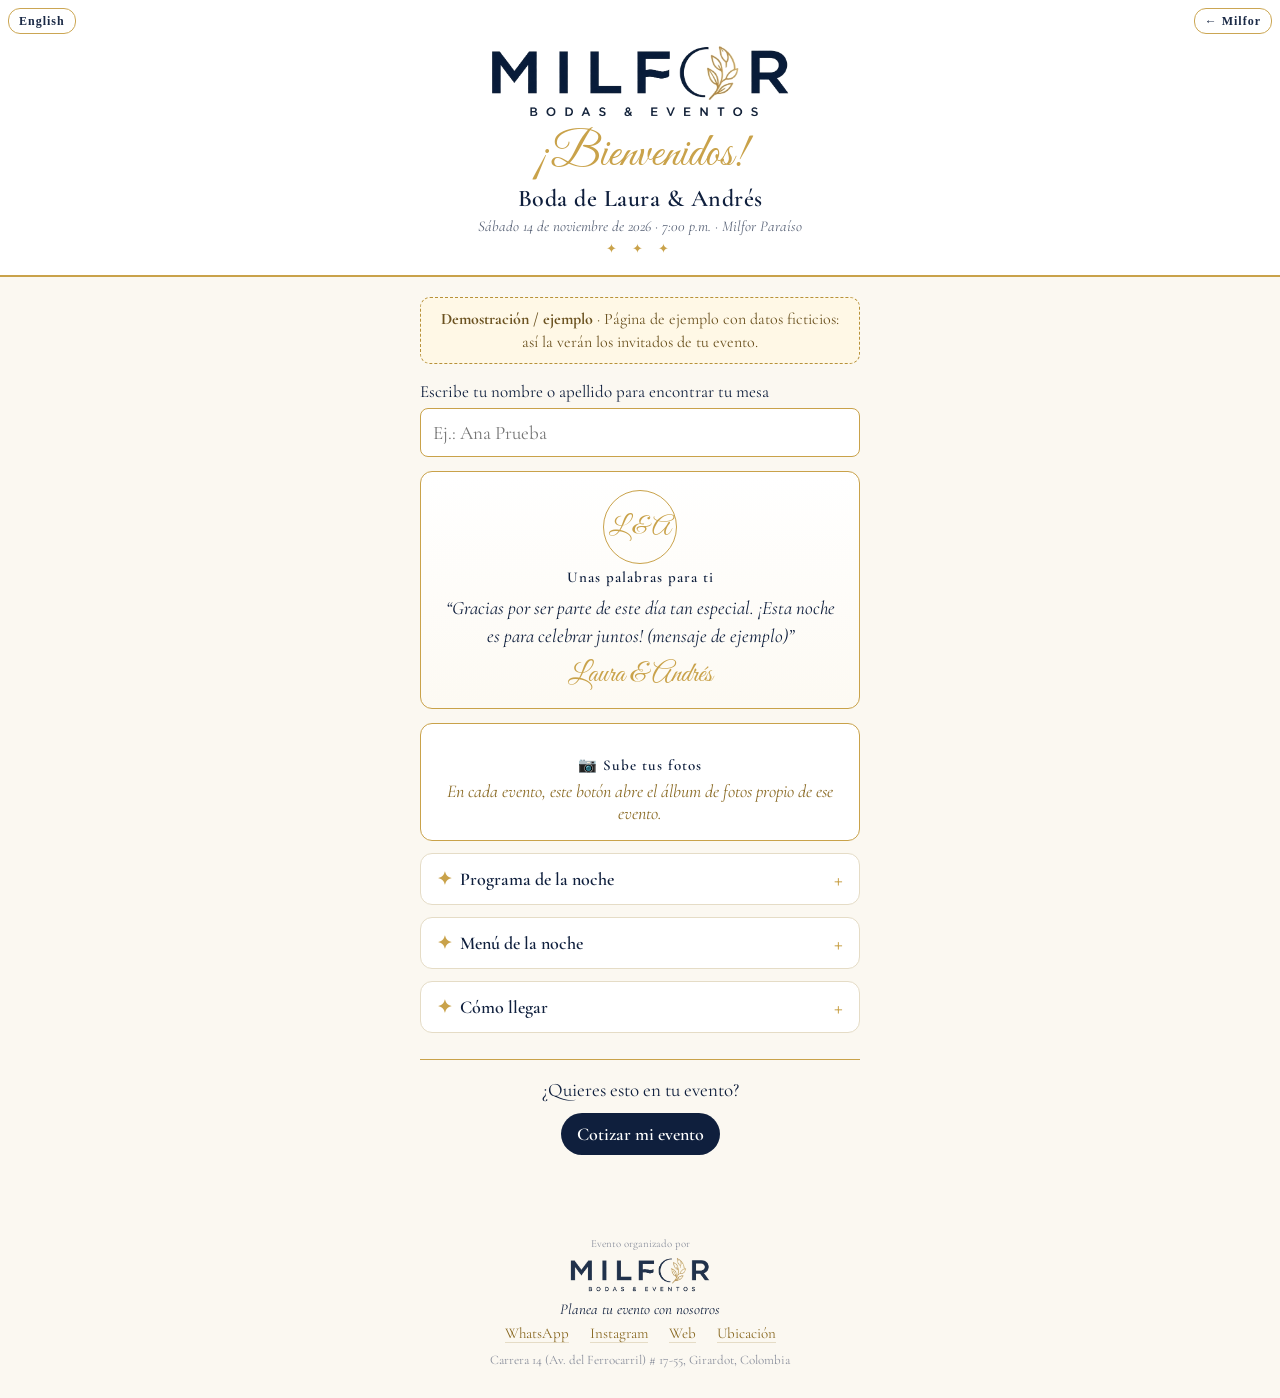
<file: index.html>
<!DOCTYPE html><html lang="es"><head><meta charset="utf-8"><meta name="robots" content="noindex,nofollow"><meta name="viewport" content="width=device-width,initial-scale=1">
<title>Milfor · Encuentra tu mesa</title>
<link rel="preconnect" href="https://fonts.googleapis.com"><link rel="preconnect" href="https://fonts.gstatic.com" crossorigin>
<link href="https://fonts.googleapis.com/css2?family=Great+Vibes&family=Cormorant+Garamond:ital,wght@0,400;0,600;1,400&display=swap" rel="stylesheet">
<link rel="stylesheet" href="estilo.css?v=10">
</head><body>
<button id="lang" class="lang" type="button">English</button><div id="ev"></div>
<a class="volver" id="volver" href="https://eventosmilfor.com/">← Milfor</a>
<header><a href="https://eventosmilfor.com/" class="logo-link"><img class="logo" src="logo.png" alt="Milfor Bodas &amp; Eventos"></a><p class="bien" id="b"></p><h1 id="t"></h1><div class="f" id="d"></div><div class="orn">✦ ✦ ✦</div></header>
<main><section id="buscar"><label for="q" id="lq">Escribe tu nombre o apellido para encontrar tu mesa</label>
<input id="q" autocomplete="off" placeholder="Ej.: Ana Prueba"><div id="r"></div></section>
<div id="extra"></div>
<section class="cta-milfor"><p id="cta-t">¿Quieres esto en tu evento?</p><a class="btn oscuro" id="cta-b" href="https://eventosmilfor.com/#cotizar">Cotizar mi evento</a></section></main>
<footer id="pie"></footer>
<script src="milfor.js?v=9"></script>
<script src="config.js?v=10"></script>
<script src="app.js?v=10"></script>
<script>(function(){const T={es:["¿Quieres esto en tu evento?","Cotizar mi evento","← Milfor","Volver a Milfor Bodas & Eventos"],en:["Want this at your event?","Get a quote","← Milfor","Back to Milfor Bodas & Eventos"]};
function p(){const t=T[(document.documentElement.lang||"es").slice(0,2)]||T.es;document.getElementById("cta-t").textContent=t[0];document.getElementById("cta-b").textContent=t[1];const v=document.getElementById("volver");v.textContent=t[2];v.setAttribute("aria-label",t[3])}
p();new MutationObserver(p).observe(document.documentElement,{attributes:true,attributeFilter:["lang"]})})();</script></body></html>
</file>
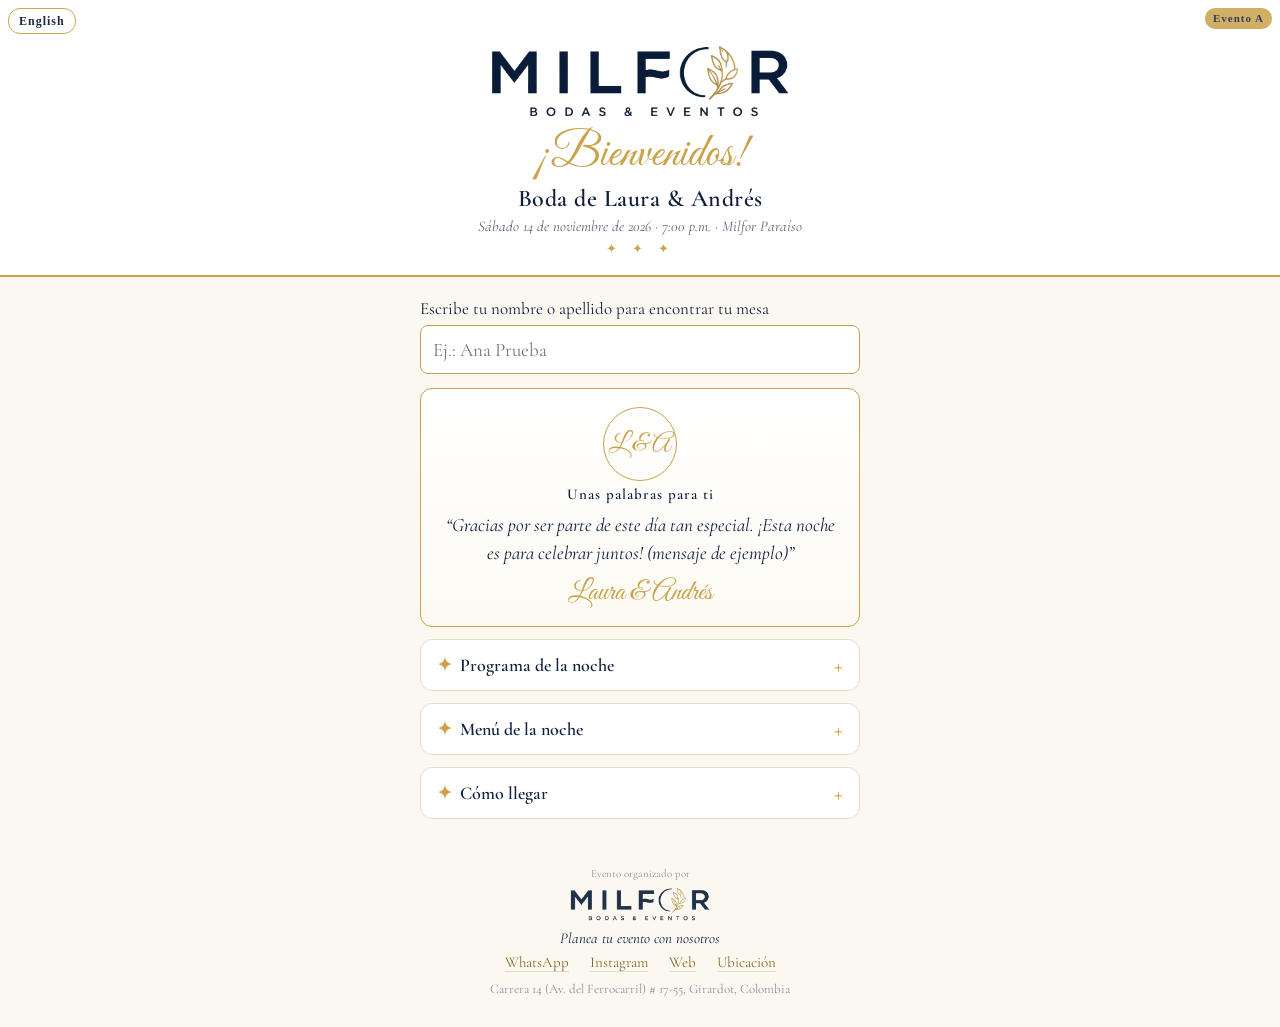
<file: a/index.html>
<!DOCTYPE html><html lang="es"><head><meta charset="utf-8"><meta name="robots" content="noindex,nofollow"><meta name="viewport" content="width=device-width,initial-scale=1">
<title>Milfor · Encuentra tu mesa</title>
<link rel="preconnect" href="https://fonts.googleapis.com"><link rel="preconnect" href="https://fonts.gstatic.com" crossorigin>
<link href="https://fonts.googleapis.com/css2?family=Great+Vibes&family=Cormorant+Garamond:ital,wght@0,400;0,600;1,400&display=swap" rel="stylesheet">
<link rel="stylesheet" href="../estilo.css?v=9">
</head><body>
<button id="lang" class="lang" type="button">English</button><div id="ev"></div>
<header><img class="logo" src="../logo.png" alt="Milfor Bodas &amp; Eventos"><p class="bien" id="b"></p><h1 id="t"></h1><div class="f" id="d"></div><div class="orn">✦ ✦ ✦</div></header>
<main><section id="buscar"><label for="q" id="lq">Escribe tu nombre o apellido para encontrar tu mesa</label>
<input id="q" autocomplete="off" placeholder="Ej.: Ana Prueba"><div id="r"></div></section>
<div id="extra"></div></main>
<footer id="pie"></footer>
<script src="../milfor.js?v=9"></script>
<script src="config.js?v=10"></script>
<script src="../app.js?v=10"></script></body></html>
</file>
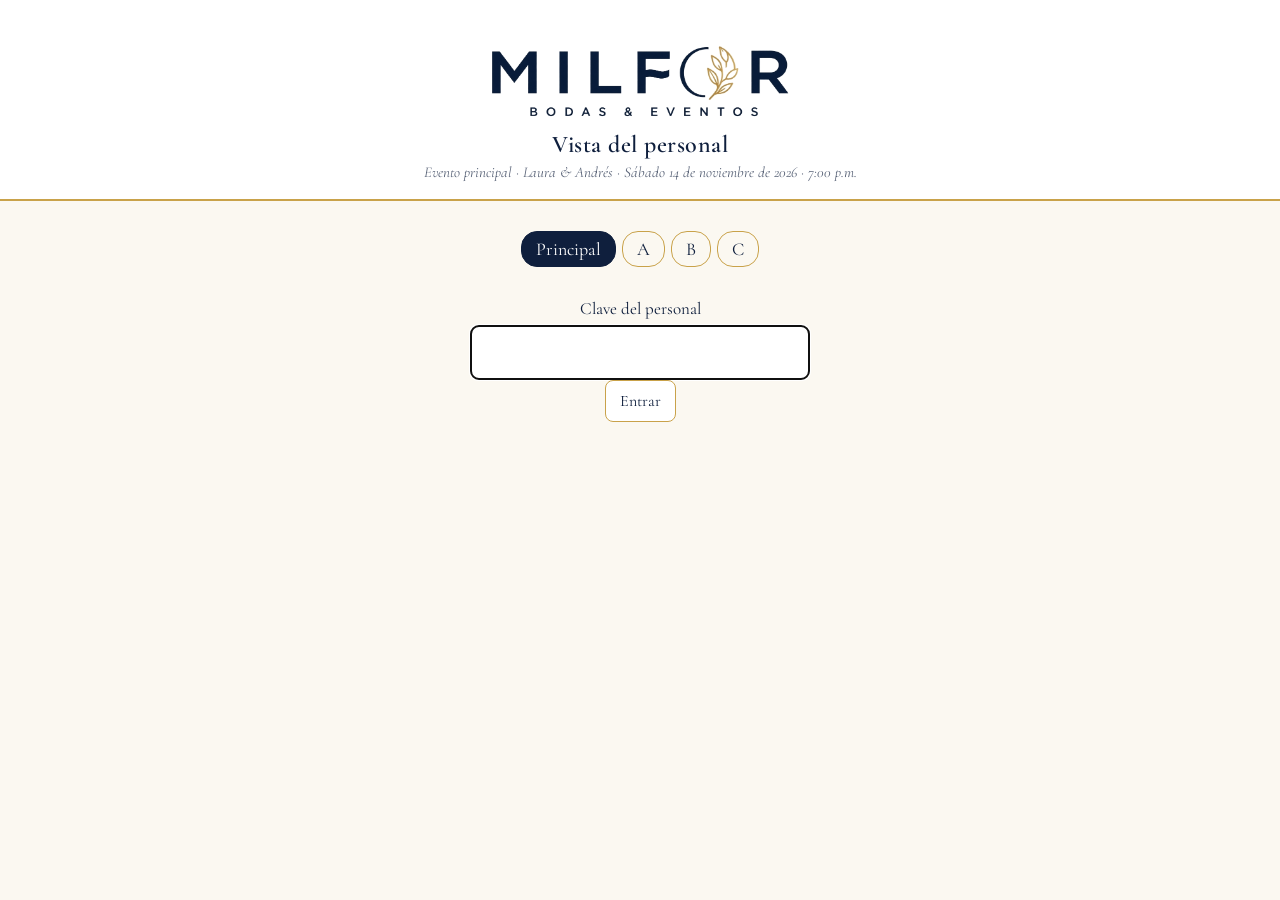
<file: personal/index.html>
<!DOCTYPE html><html lang="es"><head><meta charset="utf-8"><meta name="robots" content="noindex,nofollow"><meta name="viewport" content="width=device-width,initial-scale=1">
<title>Milfor · Personal</title>
<link href="https://fonts.googleapis.com/css2?family=Great+Vibes&family=Cormorant+Garamond:ital,wght@0,400;0,600;1,400&display=swap" rel="stylesheet">
<link rel="stylesheet" href="../estilo.css?v=9">
<style>
main{max-width:900px}.evs{display:flex;gap:6px;justify-content:center;flex-wrap:wrap;margin:10px 0}.evs a{padding:6px 14px;border:1px solid var(--g);border-radius:16px;color:var(--n);text-decoration:none}
.evs a.on{background:var(--n);color:#fff;border-color:var(--n)}.bar{display:flex;gap:8px;flex-wrap:wrap;align-items:center;margin:10px 0}.bar input{flex:1;min-width:200px;margin:0}
.bar button,.pin button{font:inherit;font-size:16px;padding:10px 14px;border-radius:8px;border:1px solid var(--g);background:#fff;color:var(--n)}.bar button.on{background:var(--g);color:#fff}
.stats{text-align:center;color:#5a6478;font-size:16px;margin:6px 0}.mesa{background:#fff;border:1px solid #e5dcc6;border-radius:10px;margin:12px 0;page-break-inside:avoid;break-inside:avoid}
.mesa h3{margin:0;padding:8px 12px;background:var(--n);color:#fff;font-size:17px;border-radius:10px 10px 0 0;display:flex;justify-content:space-between}.mesa h3 small{color:#e8d9b0;font-weight:400}
table{width:100%;border-collapse:collapse;font-size:16px}td,th{padding:6px 10px;border-bottom:1px solid #f0e8d6;text-align:left;vertical-align:top}th{font-size:12px;letter-spacing:1px;color:#8a6a24;font-weight:600}
td.p{width:52px;text-align:center;font-weight:600;color:#8a6a24}td.n{font-weight:600}td i{color:#5a6478}td.ll{width:56px;text-align:center}tr.llego td{background:#f3f8ef}
.pin{max-width:340px;margin:30px auto;text-align:center}.pin input{text-align:center;letter-spacing:6px;font-size:24px}.err{color:#a33;margin-top:8px}
.nota{font-size:13px;color:#8a8f9c;text-align:center;margin:8px 0}
@media print{.bar,.evs,.lang,.nota,.noprint{display:none!important}body{background:#fff;font-size:12px}header{padding:6px;border:0}.logo{width:160px}.mesa{border-color:#999}td.ll{display:none}th.ll{display:none}}
</style></head><body>
<header><img class="logo" src="../logo.png" alt="Milfor"><h1>Vista del personal</h1><div class="f" id="d"></div></header>
<main id="m"><div class="msg">Cargando…</div></main>
<script>
// Carga la configuración del evento elegido (?e=a, b, c; vacío = principal) y luego las funciones compartidas.
(function(){const e=(new URLSearchParams(location.search).get("e")||"").toLowerCase().replace(/[^abc]/g,"").slice(0,1);
 window.MILFOR_EV=e;window.MILFOR_BASE="../"+(e?e+"/":"");window.MILFOR_SOLO_FUNCIONES=true;
 const s=["../milfor.js?v=9",window.MILFOR_BASE+"config.js?v=10","../app.js?v=10","../personal.js?v=9"];
 (function sig(i){if(i>=s.length)return;const x=document.createElement("script");x.src=s[i];x.onload=()=>sig(i+1);
  x.onerror=()=>{document.getElementById("m").innerHTML='<div class="msg">No se pudo cargar '+s[i]+'</div>'};document.body.appendChild(x)})(0)})();
</script></body></html>
</file>
<file: estilo.css>
:root{--g:#c9a24a;--n:#0f1f3d;--iv:#fbf8f1}*{box-sizing:border-box}body{margin:0;font-family:"Cormorant Garamond",Georgia,serif;background:var(--iv);color:var(--n);font-size:18px}
header{background:#fff;text-align:center;padding:44px 16px 18px;border-bottom:2px solid var(--g)}
.logo{width:min(78%,300px);height:auto;display:block;margin:0 auto 12px}
.bien{font-family:"Great Vibes",cursive;font-size:46px;color:var(--g);margin:4px 0 0;line-height:1.1}
h1{font-size:24px;font-weight:600;margin:4px 0 4px;letter-spacing:.5px}.f{font-size:15px;color:#5a6478;font-style:italic}
.orn{color:var(--g);letter-spacing:6px;font-size:13px;margin-top:6px}
main{max-width:480px;margin:auto;padding:20px}label{font-size:17px;color:var(--n)}
input{width:100%;font-size:19px;padding:12px;border:1px solid var(--g);border-radius:8px;margin-top:6px;font-family:inherit;background:#fff;color:var(--n)}
button.op{display:block;width:100%;text-align:left;padding:12px;margin:6px 0;border:1px solid #e5dcc6;background:#fff;border-radius:8px;font-size:17px;font-family:inherit;color:var(--n)}
.card{border:1px solid var(--g);background:#fff;border-radius:12px;padding:16px;text-align:center;margin-top:14px}
.num{font-size:68px;color:var(--g);line-height:1.15;font-weight:600;font-family:Georgia,"Times New Roman",serif;font-weight:normal;margin-bottom:4px}.msg{color:#5a6478;font-size:16px;margin-top:10px}
svg{width:100%;margin-top:12px;border:1px solid #eee;border-radius:8px}
.lug{display:flex;gap:10px;margin-top:10px}.box{flex:1;border:1px solid #e5dcc6;border-radius:10px;padding:6px 4px 2px;background:var(--iv)}
.box small{display:block;font-size:13px;letter-spacing:2px;color:#5a6478}.box .num{font-size:54px;margin:0}.box.pu{background:var(--n)}.box.solo{flex:0 1 200px;margin:0 auto}.box.pu small{color:#e8d9b0}
.tn{font-size:20px;font-weight:600;margin-top:8px}.sub{margin-top:16px;font-size:15px;letter-spacing:1px;color:var(--n);font-weight:600}
svg.cerca{max-width:340px;display:block;margin:10px auto 0;border-color:#e5dcc6}
.msg.sug{color:#8a6a24;font-size:19px;font-style:italic}.pista{font-size:14px;color:#8a6a24;font-style:italic}.grupo{margin-top:16px;text-align:left}.grupo .sub{text-align:center}button.miembro{display:flex;justify-content:space-between;gap:8px;width:100%;padding:10px 12px;margin:6px 0;border:1px solid #e5dcc6;background:var(--iv);border-radius:8px;font-size:16px;font-family:inherit;color:var(--n);text-align:left}button.miembro b{white-space:nowrap;color:#8a6a24}button.miembro i{font-size:14px;color:#5a6478}button.miembro.yo{border-color:var(--g);background:#fff;box-shadow:0 0 0 1px var(--g)}

/* barra superior: idioma y letra del evento */
.lang{position:fixed;top:8px;left:8px;z-index:9;font:600 12px/1 Georgia,serif;letter-spacing:1px;color:var(--n);background:#fff;border:1px solid var(--g);border-radius:12px;padding:6px 10px;opacity:.95}
#ev{display:none;position:fixed;top:8px;right:8px;font:600 11px/1 Georgia,serif;letter-spacing:1px;color:var(--n);background:var(--g);border-radius:10px;padding:5px 8px;opacity:.85;z-index:9}
/* mensaje de los novios */
.card.nov{background:linear-gradient(#fff,#fdfaf3)}.mono{width:74px;height:74px;border-radius:50%;margin:2px auto 4px;border:1.5px solid var(--g);color:var(--g);font:26px/72px "Great Vibes",cursive}
.foto{width:120px;height:120px;border-radius:50%;object-fit:cover;border:3px solid var(--g);display:block;margin:0 auto 6px}
.carta{font-style:italic;font-size:19px;line-height:1.45;margin:8px 4px}.firma{font-family:"Great Vibes",cursive;font-size:28px;color:var(--g)}
.nov .sub{margin-top:4px}
/* secciones plegables */
details.sec{background:#fff;border:1px solid #e5dcc6;border-radius:12px;margin-top:12px;overflow:hidden}
details.sec summary{list-style:none;cursor:pointer;padding:14px 16px;font-size:18px;font-weight:600;display:flex;align-items:center;gap:8px}
details.sec summary::-webkit-details-marker{display:none}details.sec summary span{color:var(--g)}
details.sec summary::after{content:"+";margin-left:auto;color:var(--g);font-size:22px;line-height:1}details.sec[open] summary::after{content:"–"}
details.sec .cont{padding:0 16px 14px;border-top:1px solid #f0e8d6}
ul.prog{list-style:none;padding:0;margin:8px 0 0}ul.prog li{display:flex;gap:12px;padding:8px 0;border-bottom:1px dotted #e5dcc6}ul.prog li:last-child{border:0}
ul.prog b{min-width:78px;color:#8a6a24;font-weight:600}.plato{text-align:center;padding:10px 0;border-bottom:1px dotted #e5dcc6}.plato:last-child{border:0}
.plato small{display:block;letter-spacing:2px;font-size:12px;color:#8a6a24;text-transform:uppercase}.plato div{font-size:18px;font-weight:600}.plato i{font-size:15px;color:#5a6478}
.btn{display:inline-block;margin:8px 0;padding:10px 16px;border-radius:24px;background:var(--g);color:#fff;text-decoration:none;font-weight:600}
.btn.grande{display:block;text-align:center;margin-top:14px;padding:14px;border-radius:12px;font-size:19px}.btn.grande small{display:block;font-weight:400;font-size:14px;opacity:.9}
.btn.oscuro{background:var(--n)}
.comp{margin-top:14px}.comp .nombres{font-size:17px;margin-top:4px;line-height:1.5}.aviso{text-align:center;color:#8a6a24}
/* pie Milfor */
.pie{text-align:center;padding:26px 16px 30px;color:#8a8f9c;font-size:13px}.pie img{display:block;width:140px;margin:6px auto 8px;opacity:.9}
.pie .planea{font-style:italic;font-size:15px;color:var(--n)}.pie .links{margin-top:6px}.pie .links a{color:#8a6a24;margin:0 9px;font-size:15px;text-decoration:none;border-bottom:1px solid #e5dcc6}
.pie .dir{margin-top:10px;font-size:13px;color:#8a8f9c}
@media print{.lang,#ev{display:none}}
.demo-banda{margin:0 auto 16px;max-width:520px;padding:10px 14px;border:1px dashed #b8923a;border-radius:10px;background:#fff8e6;color:#6b5220;font-size:16px;text-align:center;line-height:1.4}
.demo-fotos .aviso{margin:6px 0 0;font-style:italic}

/* Enlace de vuelta y botón Cotizar hacia eventosmilfor.com */
.volver{position:fixed;top:8px;right:8px;z-index:9;font:600 12px/1 Georgia,serif;letter-spacing:1px;color:var(--n);background:#fff;border:1px solid var(--g);border-radius:12px;padding:6px 10px;opacity:.95;text-decoration:none}
.logo-link{display:block}
.cta-milfor{text-align:center;margin:26px auto 8px;padding:18px 16px;border-top:1px solid var(--g)}
.cta-milfor p{margin:0 0 4px;font-size:19px;color:var(--n)}
</file>
